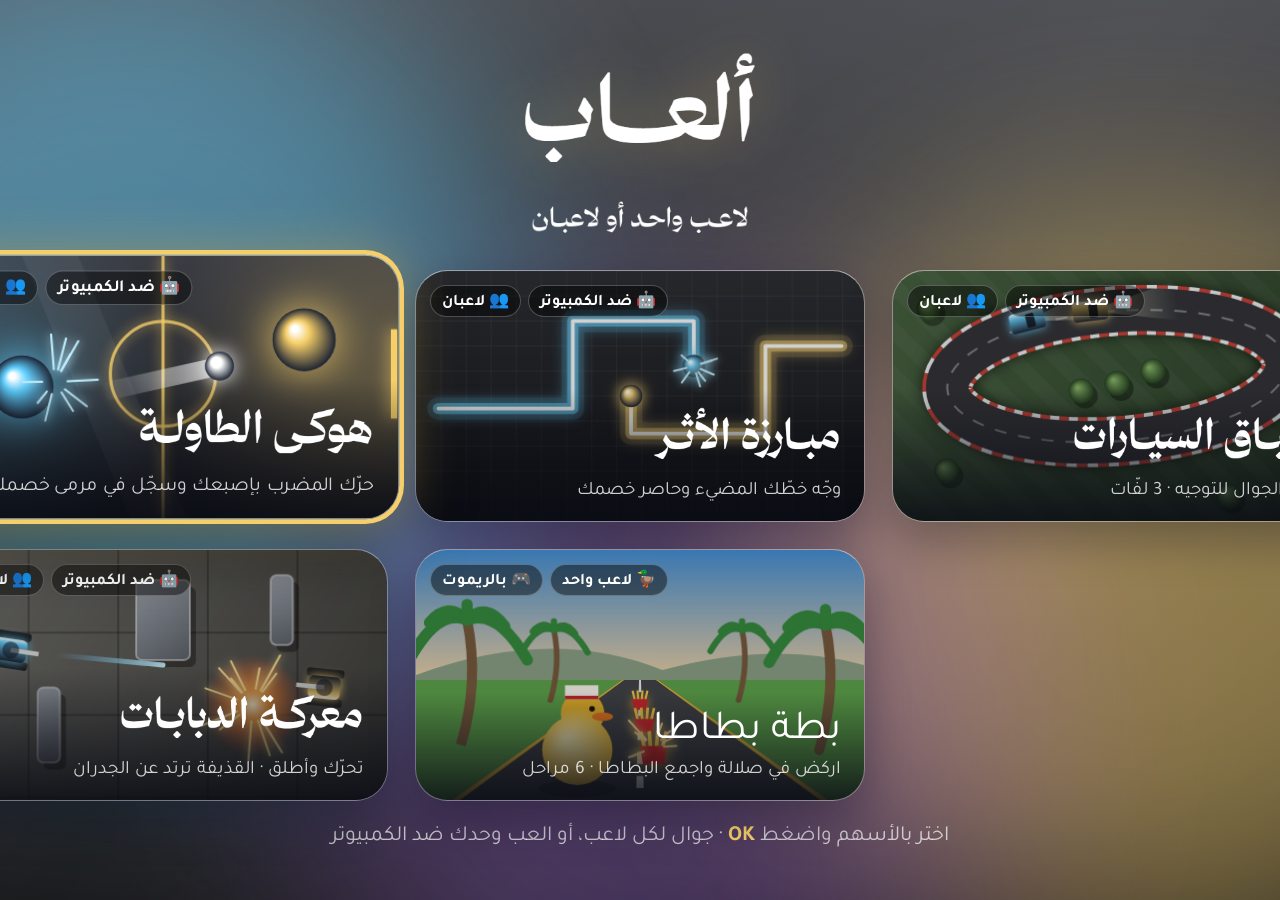
<file: web/public/games/index.html>
<!doctype html>
<html lang="ar" dir="rtl">
<head>
  <meta charset="utf-8">
  <meta name="viewport" content="width=device-width, initial-scale=1">
  <title>ألعاب</title>
  <link rel="stylesheet" href="games.css">
  <style>
    /* Animated backdrop: slow-moving coloured light behind glass, plus drifting motes.
       Only transforms/opacity animate, so the TV's compositor handles it cheaply. */
    .aurora { position: fixed; inset: -20%; pointer-events: none; }
    .aurora i { position: absolute; width: 60vw; height: 60vw; border-radius: 50%; filter: blur(8vw); opacity: .45; }
    .aurora .a1 { background: #5fd0ff; left: 0; top: 10%; animation: drift1 26s ease-in-out infinite alternate; }
    .aurora .a2 { background: #f6cf6a; right: 0; top: 30%; animation: drift2 32s ease-in-out infinite alternate; }
    .aurora .a3 { background: #b56cff; left: 30%; bottom: 0; opacity: .25; animation: drift3 38s ease-in-out infinite alternate; }
    @keyframes drift1 { to { transform: translate(25vw, 15vh) scale(1.2); } }
    @keyframes drift2 { to { transform: translate(-30vw, -10vh) scale(.9); } }
    @keyframes drift3 { to { transform: translate(-15vw, -20vh) scale(1.3); } }
    .motes i { position: fixed; bottom: -2vh; width: .6vh; height: .6vh; border-radius: 50%; background: #fff; opacity: 0;
      box-shadow: 0 0 1.2vh #fff; animation: rise linear infinite; }
    @keyframes rise { 0% { transform: translateY(0); opacity: 0; } 15% { opacity: .7; } 100% { transform: translateY(-110vh); opacity: 0; } }

    .hub { position: fixed; inset: 0; display: flex; flex-direction: column; align-items: center; justify-content: center; gap: 2.6vh; }
    .head { text-align: center; }
    .head .title { font-size: 10vh; line-height: 1; filter: drop-shadow(0 0 3vh rgba(246,207,106,.35)); }
    .head .sub { font-size: 3vh; color: rgba(255,255,255,.75); margin-top: .6vh; }
    .cards { display: grid; grid-template-columns: repeat(3, auto); gap: 3vh; direction: ltr; }
    .card { width: 50vh; height: 28vh; border-radius: 3.6vh; position: relative; overflow: hidden; outline: none;
      color: #fff; text-decoration: none; direction: rtl; transition: transform .25s, box-shadow .25s; }
    .card canvas { position: absolute; inset: 0; width: 100%; height: 100%; transition: filter .25s; filter: brightness(.82) saturate(.9); }
    .card .info { position: absolute; left: 0; right: 0; bottom: 0; padding: 2vh 2.6vh;
      background: linear-gradient(transparent, rgba(10,12,20,.85)); }
    .card .name { font-size: 4.6vh; line-height: 1.1; }
    .card .desc { font-size: 2.1vh; color: rgba(255,255,255,.8); margin-top: .4vh; }
    .card .modes { position: absolute; top: 1.6vh; left: 1.6vh; display: flex; gap: .8vh; direction: rtl; }
    .card .modes span { font-size: 1.8vh; font-weight: 700; padding: .4vh 1.2vh; border-radius: 99px;
      background: rgba(0,0,0,.45); border: 1px solid rgba(255,255,255,.25); }
    .card::after { content: ''; position: absolute; top: 0; bottom: 0; width: 40%; left: -60%; pointer-events: none;
      background: linear-gradient(100deg, transparent, rgba(255,255,255,.28), transparent); }
    .card:focus { transform: translateY(-1vh) scale(1.05); box-shadow: 0 0 0 .5vh #f6cf6a, 0 0 6vh rgba(246,207,106,.45), 0 3vh 7vh rgba(0,0,0,.5); z-index: 2; }
    .card:focus canvas { filter: none; }
    .card:focus::after { animation: sheen 1.6s ease-in-out .1s; }
    @keyframes sheen { to { left: 130%; } }
    .foot { font-size: 2.4vh; color: rgba(255,255,255,.7); }
    .foot b { color: #f6cf6a; }
    .w { display: inline-block; }
  </style>
  <script src="../labels.js"></script>
</head>
<body class="tv">
  <div class="aurora"><i class="a1"></i><i class="a2"></i><i class="a3"></i></div>
  <div class="motes" id="motes"></div>
  <div class="hub">
    <div class="head">
      <div class="title" data-w="games_title">ألعاب</div>
      <div class="sub" data-w="games_sub">لاعب واحد أو لاعبان</div>
    </div>
    <div class="cards">
      <a class="card glass" href="hockey.html" id="c0"><canvas></canvas><div class="modes"><span>🤖 ضد الكمبيوتر</span><span>👥 لاعبان</span></div>
        <div class="info"><div class="name" data-w="game_hockey">هوكي الطاولة</div><div class="desc">حرّك المضرب بإصبعك وسجّل في مرمى خصمك</div></div></a>
      <a class="card glass" href="trail.html" id="c1"><canvas></canvas><div class="modes"><span>🤖 ضد الكمبيوتر</span><span>👥 لاعبان</span></div>
        <div class="info"><div class="name" data-w="game_trail">مبارزة الأثر</div><div class="desc">وجّه خطّك المضيء وحاصر خصمك</div></div></a>
      <a class="card glass" href="race.html" id="c2"><canvas></canvas><div class="modes"><span>🤖 ضد الكمبيوتر</span><span>👥 لاعبان</span></div>
        <div class="info"><div class="name" data-w="game_race">سباق السيارات</div><div class="desc">أمِل الجوال للتوجيه · 3 لفّات</div></div></a>
      <a class="card glass" href="tank.html" id="c3"><canvas></canvas><div class="modes"><span>🤖 ضد الكمبيوتر</span><span>👥 لاعبان</span></div>
        <div class="info"><div class="name" data-w="game_tank">معركة الدبابات</div><div class="desc">تحرّك وأطلق · القذيفة ترتد عن الجدران</div></div></a>
      <a class="card glass" href="duck.html?tv=1&v=3" id="c4"><canvas></canvas><div class="modes"><span>🦆 لاعب واحد</span><span>🎮 بالريموت</span></div>
        <div class="info"><div class="name">بطة بطاطا</div><div class="desc">اركض في صلالة واجمع البطاطا · 6 مراحل</div></div></a>
    </div>
    <div class="foot">اختر بالأسهم واضغط <b>OK</b> · جوال لكل لاعب، أو العب وحدك ضد الكمبيوتر</div>
  </div>
  <script>
    // Game picker for the TV remote: arrows move through the 3-column grid, OK opens a game.
    (function () {
      var LABELS = window.LABELS || {};
      // Thmanyah word images (rendered locally; see tools/render-labels.mjs).
      Array.prototype.forEach.call(document.querySelectorAll('[data-w]'), function (el) {
        var l = LABELS[el.getAttribute('data-w')];
        if (!l) return;
        el.innerHTML = '<img class="w" alt="' + l.t + '" src="../labels/' + el.getAttribute('data-w') + '.png" style="width:' +
          (l.h * l.r).toFixed(3) + 'em;height:' + l.h + 'em">';
      });

      var cards = [0, 1, 2, 3, 4].map(function (k) { return document.getElementById('c' + k); }), i = 0, COLS = 3;
      cards[0].focus();
      document.addEventListener('keydown', function (e) {
        var moves = { 37: -1, 39: 1, 38: -COLS, 40: COLS };
        if (moves[e.keyCode] !== undefined) {
          var n = i + moves[e.keyCode];
          if (n >= cards.length && moves[e.keyCode] === COLS) n = cards.length - 1;
          if (n >= 0 && n < cards.length && !(Math.abs(moves[e.keyCode]) === 1 && Math.floor(n / COLS) !== Math.floor(i / COLS))) i = n;
          cards[i].focus(); e.preventDefault();
        }
        if (e.keyCode === 13) { location.href = cards[i].getAttribute('href'); e.preventDefault(); }
      });

      var motes = document.getElementById('motes');
      for (var m = 0; m < 26; m++) {
        var d = document.createElement('i');
        d.style.left = (Math.random() * 100) + 'vw';
        d.style.animationDuration = (14 + Math.random() * 18) + 's';
        d.style.animationDelay = (-Math.random() * 30) + 's';
        var s = 0.3 + Math.random() * 0.7; d.style.transform = 'scale(' + s + ')';
        motes.appendChild(d);
      }

      // ---- Card illustrations (drawn once, at the card's real size) ----
      function glow(g, color, blur) { g.shadowColor = color; g.shadowBlur = blur; }
      function rr(g, x, y, w, h, r) {
        g.beginPath(); g.moveTo(x + r, y); g.arcTo(x + w, y, x + w, y + h, r); g.arcTo(x + w, y + h, x, y + h, r);
        g.arcTo(x, y + h, x, y, r); g.arcTo(x, y, x + w, y, r); g.closePath();
      }
      function disc(g, x, y, r, color) {
        glow(g, color, r * 1.4);
        var b = g.createRadialGradient(x - r * .3, y - r * .35, r * .1, x, y, r);
        b.addColorStop(0, '#fff'); b.addColorStop(.3, color); b.addColorStop(1, '#1d2433');
        g.fillStyle = b; g.beginPath(); g.arc(x, y, r, 0, Math.PI * 2); g.fill(); g.shadowBlur = 0;
      }
      function sparks(g, x, y, n, color, len) {
        glow(g, color, 8); g.strokeStyle = color; g.lineWidth = 2;
        for (var k = 0; k < n; k++) {
          var a = Math.random() * Math.PI * 2, r0 = len * .3, r1 = len * (.6 + Math.random() * .6);
          g.beginPath(); g.moveTo(x + Math.cos(a) * r0, y + Math.sin(a) * r0); g.lineTo(x + Math.cos(a) * r1, y + Math.sin(a) * r1); g.stroke();
        }
        g.shadowBlur = 0;
      }
      var ART = [
        function hockey(g, w, h) {
          var bg = g.createLinearGradient(0, 0, 0, h); bg.addColorStop(0, '#3b3d44'); bg.addColorStop(1, '#1b1c21');
          g.fillStyle = bg; g.fillRect(0, 0, w, h);
          [[0, '#5fd0ff'], [w, '#f6cf6a']].forEach(function (s) {
            var r = g.createRadialGradient(s[0], h * .45, 0, s[0], h * .45, w * .5); r.addColorStop(0, s[1] + '44'); r.addColorStop(1, s[1] + '00');
            g.fillStyle = r; g.fillRect(0, 0, w, h);
          });
          g.fillStyle = 'rgba(255,255,255,.05)'; g.beginPath(); g.moveTo(w * .2, 0); g.lineTo(w * .32, 0); g.lineTo(w * .55, h); g.lineTo(w * .43, h); g.fill();
          glow(g, '#f6cf6a', 12); g.strokeStyle = 'rgba(246,207,106,.8)'; g.lineWidth = 3;
          g.beginPath(); g.moveTo(w / 2, 0); g.lineTo(w / 2, h); g.stroke();
          g.beginPath(); g.arc(w / 2, h * .45, h * .2, 0, Math.PI * 2); g.stroke(); g.shadowBlur = 0;
          [[4, '#5fd0ff'], [w - 4, '#f6cf6a']].forEach(function (s) { glow(g, s[1], 16); g.fillStyle = s[1]; g.fillRect(s[0] - 3, h * .28, 6, h * .34); g.shadowBlur = 0; });
          disc(g, w * .2, h * .5, h * .12, '#5fd0ff'); disc(g, w * .8, h * .32, h * .12, '#f6cf6a');
          var px = w * .62, py = h * .42, st = g.createLinearGradient(px - w * .25, py + h * .1, px, py);
          st.addColorStop(0, 'rgba(255,255,255,0)'); st.addColorStop(1, 'rgba(255,255,255,.7)');
          g.strokeStyle = st; g.lineWidth = h * .07; g.lineCap = 'round'; g.beginPath(); g.moveTo(px - w * .25, py + h * .1); g.lineTo(px, py); g.stroke();
          disc(g, px, py, h * .055, '#ffffff'); sparks(g, w * .27, h * .48, 10, '#bfefff', h * .16);
        },
        function trail(g, w, h) {
          var bg = g.createLinearGradient(0, 0, 0, h); bg.addColorStop(0, '#2e3036'); bg.addColorStop(1, '#141519');
          g.fillStyle = bg; g.fillRect(0, 0, w, h);
          g.strokeStyle = 'rgba(255,255,255,.06)'; g.lineWidth = 1;
          for (var x = 0; x < w; x += h * .1) { g.beginPath(); g.moveTo(x, 0); g.lineTo(x, h); g.stroke(); }
          for (var y = 0; y < h; y += h * .1) { g.beginPath(); g.moveTo(0, y); g.lineTo(w, y); g.stroke(); }
          function ribbon(pts, color) {
            g.lineJoin = 'round'; g.lineCap = 'round';
            [[h * .09, .15], [h * .045, .6], [h * .015, 1]].forEach(function (p, k) {
              glow(g, color, k === 1 ? 16 : 0); g.strokeStyle = k === 2 ? '#fff' : color; g.globalAlpha = p[1]; g.lineWidth = p[0];
              g.beginPath(); pts.forEach(function (q, j) { g[j ? 'lineTo' : 'moveTo'](q[0] * w, q[1] * h); }); g.stroke();
            });
            g.globalAlpha = 1; g.shadowBlur = 0;
            var e = pts[pts.length - 1]; disc(g, e[0] * w, e[1] * h, h * .045, color);
          }
          ribbon([[.05, .55], [.35, .55], [.35, .2], [.62, .2], [.62, .38]], '#5fd0ff');
          ribbon([[.95, .3], [.78, .3], [.78, .65], [.48, .65], [.48, .5]], '#f6cf6a');
          sparks(g, .62 * w, .38 * h, 8, '#bfefff', h * .1);
        },
        function race(g, w, h) {
          var gr = g.createLinearGradient(0, 0, w, h); gr.addColorStop(0, '#46643f'); gr.addColorStop(1, '#2a4026');
          g.fillStyle = gr; g.fillRect(0, 0, w, h);
          for (var s = -h; s < w; s += h * .18) { g.fillStyle = 'rgba(255,255,255,.03)'; g.beginPath(); g.moveTo(s, 0); g.lineTo(s + h * .09, 0); g.lineTo(s + h * 1.09, h); g.lineTo(s + h, h); g.fill(); }
          function track(width, style, dash) { g.setLineDash(dash || []); g.lineWidth = width; g.strokeStyle = style; g.beginPath(); g.ellipse(w * .5, h * .42, w * .38, h * .26, -.08, 0, Math.PI * 2); g.stroke(); g.setLineDash([]); }
          glow(g, 'rgba(0,0,0,.6)', 14); track(h * .2, '#2a2b2f'); g.shadowBlur = 0;
          track(h * .2, '#f2f2f2', [10, 10]); track(h * .2, '#d64034', [0, 10, 10, 0]); track(h * .17, '#34353a'); track(2, 'rgba(255,255,255,.4)', [12, 12]);
          [[.08, .15], [.93, .2], [.12, .8], [.9, .78], [.5, .45], [.42, .48], [.58, .4], [.75, .9]].forEach(function (p) {
            var x = p[0] * w, y = p[1] * h, r = h * .05; g.fillStyle = 'rgba(0,0,0,.35)'; g.beginPath(); g.arc(x + 4, y + 5, r, 0, Math.PI * 2); g.fill();
            var c = g.createRadialGradient(x - r * .3, y - r * .3, 1, x, y, r); c.addColorStop(0, '#86b863'); c.addColorStop(1, '#25451f');
            g.fillStyle = c; g.beginPath(); g.arc(x, y, r, 0, Math.PI * 2); g.fill();
          });
          function car(x, y, a, color) {
            g.save(); g.translate(x, y); g.rotate(a);
            var bm = g.createLinearGradient(0, 0, h * .35, 0); bm.addColorStop(0, 'rgba(255,250,220,.5)'); bm.addColorStop(1, 'rgba(255,250,220,0)');
            g.fillStyle = bm; g.beginPath(); g.moveTo(h * .05, -3); g.lineTo(h * .35, -h * .08); g.lineTo(h * .35, h * .08); g.lineTo(h * .05, 3); g.fill();
            glow(g, color, 10); var b = g.createLinearGradient(0, -h * .04, 0, h * .04); b.addColorStop(0, '#fff'); b.addColorStop(.25, color); b.addColorStop(1, '#1d2433');
            g.fillStyle = b; rr(g, -h * .07, -h * .04, h * .14, h * .08, 4); g.fill(); g.shadowBlur = 0;
            g.fillStyle = 'rgba(15,20,35,.85)'; rr(g, -h * .005, -h * .028, h * .035, h * .056, 2); g.fill();
            g.restore();
          }
          car(w * .3, h * .2, -.25, '#5fd0ff'); car(w * .44, h * .16, -.12, '#f6cf6a');
        },
        function tank(g, w, h) {
          var bg = g.createLinearGradient(0, 0, w, h); bg.addColorStop(0, '#706f6a'); bg.addColorStop(1, '#3f3e3a');
          g.fillStyle = bg; g.fillRect(0, 0, w, h);
          g.strokeStyle = 'rgba(0,0,0,.25)'; g.lineWidth = 2;
          for (var x = w * .2; x < w; x += w * .2) { g.beginPath(); g.moveTo(x, 0); g.lineTo(x, h); g.stroke(); }
          for (var y = h * .33; y < h; y += h * .33) { g.beginPath(); g.moveTo(0, y); g.lineTo(w, y); g.stroke(); }
          [[.44, .12, .12, .32], [.22, .55, .05, .3], [.74, .1, .05, .28]].forEach(function (b) {
            g.fillStyle = 'rgba(0,0,0,.35)'; rr(g, b[0] * w + 6, b[1] * h + 7, b[2] * w, b[3] * h, 6); g.fill();
            var t = g.createLinearGradient(b[0] * w, b[1] * h, (b[0] + b[2]) * w, (b[1] + b[3]) * h); t.addColorStop(0, '#a3a9b3'); t.addColorStop(1, '#5d626b');
            g.fillStyle = t; rr(g, b[0] * w, b[1] * h, b[2] * w, b[3] * h, 6); g.fill(); g.strokeStyle = 'rgba(255,255,255,.45)'; g.lineWidth = 2; g.stroke();
          });
          function tk(x, y, a, color) {
            g.save(); g.translate(x, y); g.rotate(a); var s = h * .075;
            g.fillStyle = '#1d1e22'; rr(g, -s, -s, s * 2, s * .45, 3); g.fill(); rr(g, -s, s * .55, s * 2, s * .45, 3); g.fill();
            glow(g, color, 10); var b = g.createLinearGradient(0, -s * .6, 0, s * .6); b.addColorStop(0, '#fff'); b.addColorStop(.2, color); b.addColorStop(1, '#1d2433');
            g.fillStyle = b; rr(g, -s * .85, -s * .6, s * 1.7, s * 1.2, 5); g.fill(); g.shadowBlur = 0;
            g.fillStyle = '#ddd'; g.fillRect(0, -s * .12, s * 1.5, s * .24);
            g.fillStyle = 'rgba(20,24,40,.55)'; g.beginPath(); g.arc(0, 0, s * .45, 0, Math.PI * 2); g.fill();
            g.restore();
          }
          tk(w * .16, h * .4, .15, '#5fd0ff'); tk(w * .86, h * .55, Math.PI + .1, '#f6cf6a');
          var tr = g.createLinearGradient(w * .26, h * .42, w * .5, h * .46); tr.addColorStop(0, 'rgba(95,208,255,0)'); tr.addColorStop(1, '#bfefff');
          g.strokeStyle = tr; g.lineWidth = 5; g.lineCap = 'round'; g.beginPath(); g.moveTo(w * .26, h * .42); g.lineTo(w * .5, h * .46); g.stroke();
          var ex = w * .7, ey = h * .62, f = g.createRadialGradient(ex, ey, 0, ex, ey, h * .2);
          f.addColorStop(0, 'rgba(255,244,208,1)'); f.addColorStop(.3, 'rgba(255,154,46,.9)'); f.addColorStop(1, 'rgba(255,90,31,0)');
          g.fillStyle = f; g.beginPath(); g.arc(ex, ey, h * .2, 0, Math.PI * 2); g.fill();
          sparks(g, ex, ey, 12, '#ffe08a', h * .22);
        },
        function duck(g, w, h) {
          // Salalah road at golden hour: palms, a fries trail and the duck in its kumma
          var sky = g.createLinearGradient(0, 0, 0, h * .55); sky.addColorStop(0, '#3f93e2'); sky.addColorStop(1, '#ffd9a0');
          g.fillStyle = sky; g.fillRect(0, 0, w, h);
          g.fillStyle = '#8aa385'; g.beginPath(); g.moveTo(0, h * .5); g.quadraticCurveTo(w * .3, h * .3, w * .55, h * .48); g.quadraticCurveTo(w * .8, h * .36, w, h * .46); g.lineTo(w, h * .55); g.lineTo(0, h * .55); g.fill();
          g.fillStyle = '#5aa845'; g.fillRect(0, h * .52, w, h * .48);
          g.fillStyle = '#41444a'; g.beginPath(); g.moveTo(w * .46, h * .52); g.lineTo(w * .54, h * .52); g.lineTo(w * .92, h); g.lineTo(w * .08, h); g.fill();
          g.fillStyle = '#f2c230'; [[.46, .08], [.54, .92]].forEach(function (s) { g.beginPath(); g.moveTo(w * s[0], h * .52); g.lineTo(w * s[0] + (s[0] < .5 ? 2 : -2), h * .52); g.lineTo(w * s[1] + (s[0] < .5 ? 8 : -8), h); g.lineTo(w * s[1], h); g.fill(); });
          g.fillStyle = '#f1f1ea'; for (var k = 0; k < 5; k++) { var t0 = k / 5, t1 = t0 + .1; g.beginPath(); g.moveTo(w * .5 - 1 - t0 * 3, h * (.52 + t0 * .48)); g.lineTo(w * .5 + 1 + t0 * 3, h * (.52 + t0 * .48)); g.lineTo(w * .5 + 1 + t1 * 3, h * (.52 + t1 * .48)); g.lineTo(w * .5 - 1 - t1 * 3, h * (.52 + t1 * .48)); g.fill(); }
          function palm(x, y, s) {
            g.strokeStyle = '#7a5a3a'; g.lineWidth = s * .08; g.beginPath(); g.moveTo(x, y); g.quadraticCurveTo(x + s * .15, y - s * .5, x + s * .05, y - s); g.stroke();
            g.strokeStyle = '#2f8f3a'; g.lineWidth = s * .09; g.lineCap = 'round';
            [[-.45, .1], [-.3, -.18], [.3, -.15], [.48, .12], [0, -.3]].forEach(function (p) { g.beginPath(); g.moveTo(x + s * .05, y - s); g.quadraticCurveTo(x + s * (.05 + p[0] * .5), y - s * 1.12 + p[1] * s * .2, x + s * (.05 + p[0]), y - s + s * (.2 + p[1])); g.stroke(); });
          }
          palm(w * .1, h * .78, h * .5); palm(w * .3, h * .6, h * .28); palm(w * .9, h * .8, h * .5); palm(w * .72, h * .6, h * .28);
          function fries(x, y, s) {
            g.fillStyle = '#ffd03a'; for (var f = 0; f < 4; f++) { g.save(); g.translate(x + (f - 1.5) * s * .2, y); g.rotate((f - 1.5) * .15); g.fillRect(-s * .06, -s * .55, s * .12, s * .6); g.restore(); }
            glow(g, '#ffb02e', s * .6); g.fillStyle = '#e3262b'; g.beginPath(); g.moveTo(x - s * .45, y - s * .05); g.lineTo(x + s * .45, y - s * .05); g.lineTo(x + s * .35, y + s * .55); g.lineTo(x - s * .35, y + s * .55); g.fill(); g.shadowBlur = 0;
          }
          fries(w * .5, h * .6, h * .07); fries(w * .51, h * .68, h * .09); fries(w * .53, h * .79, h * .12);
          var dx = w * .36, dy = h * .8, r = h * .14;
          g.fillStyle = 'rgba(0,0,0,.25)'; g.beginPath(); g.ellipse(dx, dy + r * 1.1, r * 1.1, r * .25, 0, 0, Math.PI * 2); g.fill();
          var body = g.createRadialGradient(dx - r * .3, dy - r * .3, r * .1, dx, dy, r * 1.2); body.addColorStop(0, '#fff3b0'); body.addColorStop(1, '#f2b81e');
          g.fillStyle = body; g.beginPath(); g.arc(dx, dy, r, 0, Math.PI * 2); g.fill();
          g.beginPath(); g.arc(dx + r * .15, dy - r * 1.05, r * .62, 0, Math.PI * 2); g.fill();
          g.fillStyle = '#fbf8f0'; g.fillRect(dx - r * .35, dy - r * 1.85, r * .95, r * .4);
          g.fillStyle = '#d3242b'; g.fillRect(dx - r * .35, dy - r * 1.55, r * .95, r * .1);
          g.fillStyle = '#ff7a12'; g.beginPath(); g.ellipse(dx + r * .72, dy - r * .95, r * .3, r * .12, 0, 0, Math.PI * 2); g.fill();
          g.fillStyle = '#1a1208'; g.beginPath(); g.arc(dx + r * .42, dy - r * 1.18, r * .08, 0, Math.PI * 2); g.fill();
          sparks(g, w * .53, h * .79, 8, '#ffe08a', h * .14);
        },
      ];
      cards.forEach(function (card, k) {
        var c = card.querySelector('canvas'), r = card.getBoundingClientRect();
        c.width = r.width; c.height = r.height;
        ART[k](c.getContext('2d'), c.width, c.height);
      });
    })();
  </script>
</body>
</html>
</file>
<file: web/public/games/games.css>
/* Shared look for the TV games: graphite metal page, static glass panels (the VIDAA
   browser has no backdrop blur), gold accents. Sizes in vh so 720p and 1080p match. */
@font-face { font-family: Tajawal; font-weight: 400; src: url(../fonts/tajawal_regular.ttf) format('truetype'); }
@font-face { font-family: Tajawal; font-weight: 700; src: url(../fonts/tajawal_bold.ttf) format('truetype'); }
@font-face { font-family: Tajawal; font-weight: 800; src: url(../fonts/tajawal_extrabold.ttf) format('truetype'); }

* { box-sizing: border-box; margin: 0; padding: 0; }
html, body { width: 100%; height: 100%; overflow: hidden; color: #fff; font-family: Tajawal, sans-serif; }
body {
  background:
    linear-gradient(125deg, rgba(255,255,255,0.07), rgba(255,255,255,0) 35%, rgba(255,255,255,0.04) 60%, rgba(255,255,255,0) 80%),
    radial-gradient(40% 50% at 20% 60%, rgba(95,208,255,0.16), transparent 70%),
    radial-gradient(40% 50% at 80% 60%, rgba(246,207,106,0.16), transparent 70%),
    linear-gradient(#4a4b50, #1c1c1e);
}
.dim { color: rgba(255,255,255,0.7); }
.small { font-size: 0.8em; }
.dotc { display: inline-block; width: 1em; height: 1em; border-radius: 50%; vertical-align: -0.12em; }
.dotc.cyan { background: #5fd0ff; box-shadow: 0 0 1vh #5fd0ff; }
.dotc.gold { background: #f6cf6a; box-shadow: 0 0 1vh #f6cf6a; }

.glass {
  background: linear-gradient(180deg, rgba(255,255,255,0.17), rgba(255,255,255,0.06)), rgba(10,14,36,0.16);
  border: 1px solid rgba(255,255,255,0.24); border-top-color: rgba(255,255,255,0.42);
  box-shadow: 0 2vh 5vh rgba(6,8,28,0.3), inset 0 1px 1px rgba(255,255,255,0.55);
}

/* ---- TV ---- */
.tv #hud { position: fixed; top: 2.5vh; left: 4vw; right: 4vw; height: 8vh; display: flex; align-items: center; justify-content: space-between; }
.tv .hud-title { font-size: 3.4vh; font-weight: 700; }
.tv .score { font-size: 7vh; font-weight: 800; display: flex; align-items: center; gap: 1.5vh; min-width: 12vw; }
.tv .score .dotc { width: 3vh; height: 3vh; }
.tv .score b { display: inline-block; text-shadow: 0 0 2vh rgba(255,255,255,.25); }
.tv .score b.pop { animation: pop .6s cubic-bezier(.2,1.6,.4,1); }
@keyframes pop { 0% { transform: scale(1); } 30% { transform: scale(1.6); color: #fff; text-shadow: 0 0 4vh #fff; } 100% { transform: scale(1); } }
.tv #s0 { justify-content: flex-start; } .tv #s1 { justify-content: flex-end; }
.tv #stage { position: fixed; top: 12vh; left: 3vw; right: 3vw; bottom: 3vh; display: flex; align-items: center; justify-content: center; }
.tv #stage canvas { position: absolute; }

.tv .lobby {
  position: fixed; top: 50%; left: 50%; transform: translate(-50%, -50%);
  width: 62vh; padding: 4vh; border-radius: 4vh; text-align: center; font-size: 2.6vh;
  background: linear-gradient(180deg, rgba(255,255,255,0.2), rgba(255,255,255,0.08)), rgba(22,26,40,0.72);
}
.tv .lobby h1 { font-size: 5vh; margin-bottom: 2vh; }
.tv .lobby .qr { background: #fff; display: inline-block; padding: 1.6vh; border-radius: 2.4vh; margin-bottom: 1.6vh; }
.tv .lobby .qr img { width: 28vh; height: 28vh; display: block; image-rendering: pixelated; }
/* Cards follow the table: left player on the left, even in RTL. */
.tv .slots { display: flex; gap: 1.6vh; margin: 2vh 0; direction: ltr; }
.tv .slot { direction: rtl; }
.tv .slot { flex: 1; padding: 1.4vh; border-radius: 2vh; background: rgba(255,255,255,0.08); border: 2px solid rgba(255,255,255,0.12); font-weight: 700; }
.tv .slot b { display: block; font-size: 2.2vh; margin-top: 0.6vh; color: rgba(255,255,255,0.6); }
.tv .slot.in { border-color: var(--c); box-shadow: 0 0 2.5vh var(--c); }
.tv .slot.in b { color: var(--c); }
.tv .slot .dotc { margin-left: 0.8vh; }
.tv .solo-hint { font-size: 2.3vh; color: #f6cf6a; margin: -0.6vh 0 1.2vh; }
.tv .solo-hint b { background: rgba(246,207,106,.2); border: 1px solid rgba(246,207,106,.6); border-radius: .8vh; padding: 0 .8vh; }

.tv #banner {
  position: fixed; top: 50%; left: 50%; transform: translate(-50%, -50%) scale(0.6); opacity: 0;
  font-size: 14vh; font-weight: 800; text-align: center; text-shadow: 0 0 4vh currentColor;
  transition: opacity .25s, transform .25s; pointer-events: none; white-space: nowrap;
}
.tv #banner.show { opacity: 1; transform: translate(-50%, -50%) scale(1); }
.tv #banner small { display: block; font-size: 3vh; color: #fff; text-shadow: none; margin-top: 1vh; }
</file>
